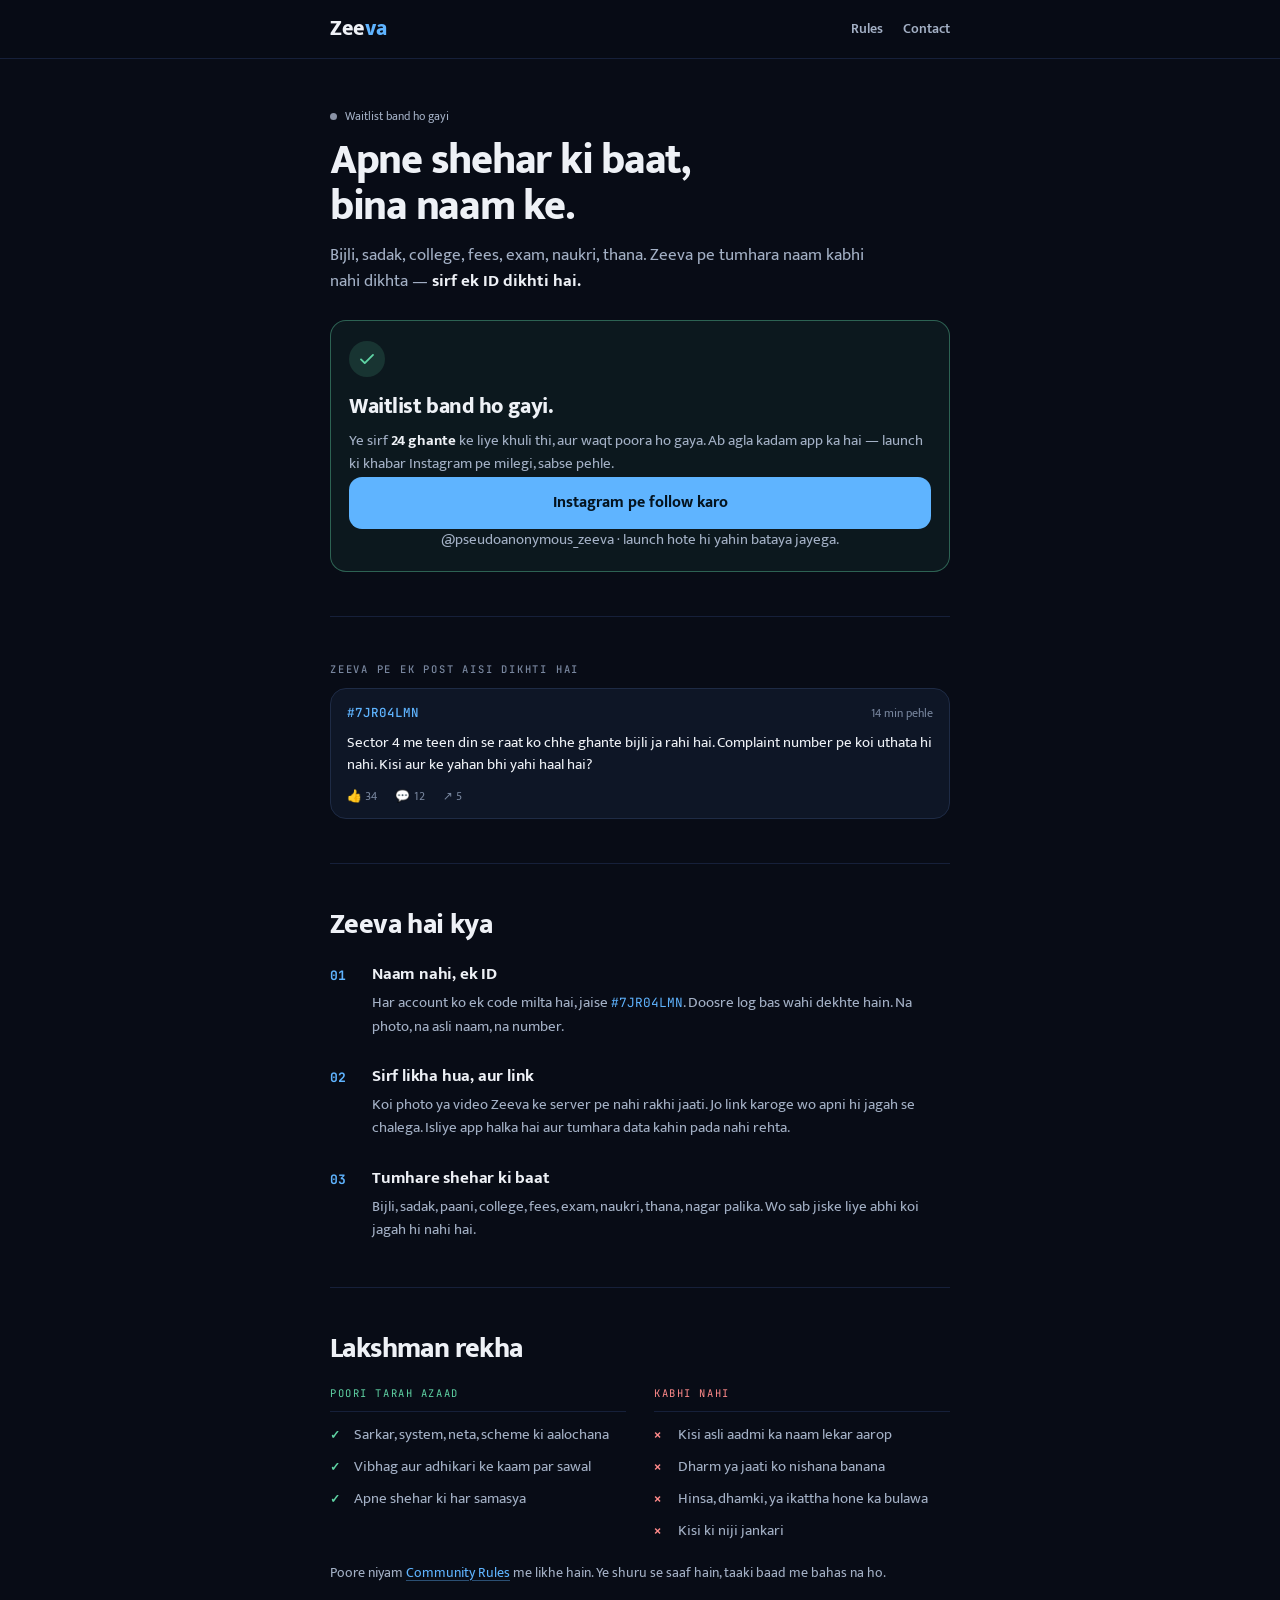
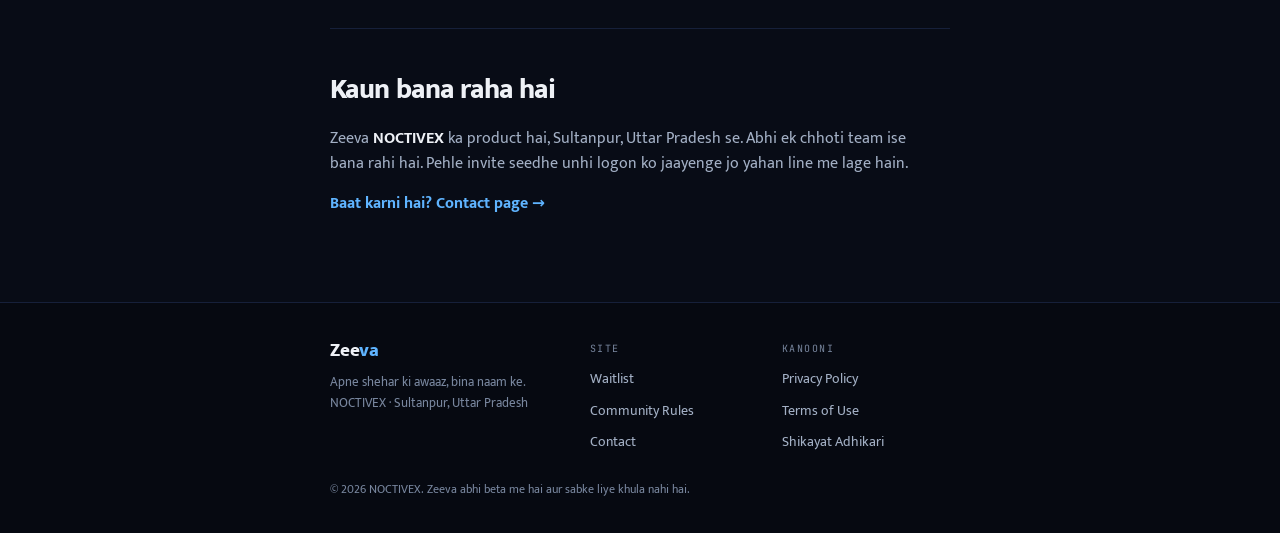
<file: index.html>
<!doctype html>
<html lang="hi">
<head>
<meta charset="utf-8">
<meta name="viewport" content="width=device-width, initial-scale=1, viewport-fit=cover">
<meta name="description" content="Apne shehar ki awaaz, bina naam ke. Zeeva beta ke liye line me lag jao.">
<meta name="theme-color" content="#080c16">
<meta property="og:title" content="Zeeva — apne shehar ki baat, bina naam ke.">
<meta property="og:description" content="Apne shehar ki awaaz, bina naam ke. Zeeva beta ke liye line me lag jao.">
<meta property="og:type" content="website">
<link rel="preconnect" href="https://fonts.googleapis.com">
<link rel="preconnect" href="https://fonts.gstatic.com" crossorigin>
<link rel="stylesheet" href="https://fonts.googleapis.com/css2?family=Mukta:wght@400;500;600;700;800&family=JetBrains+Mono:wght@400;500;700&display=swap">
<link rel="stylesheet" href="styles.css">
<title>Zeeva Waitlist</title>
</head>
<body>
<header class="shell-head">
  <div class="shell-head-in">
    <a class="mark" href="index.html">Zee<span>va</span></a>
    <nav class="mainnav">
      <a href="rules.html">Rules</a>
      <a href="contact.html">Contact</a>
    </nav>
  </div>
</header>
<main class="shell-main">
<div class="hero">
  <p class="live"><span class="live-dot" aria-hidden="true" style="background:#8a93a6;box-shadow:none;animation:none"></span>Waitlist band ho gayi</p>

  <!-- The count is real, read from the sheet at load. It stays hidden until there are
       enough people for it to mean something; until then the headline below carries the page. -->
  <div class="count" id="countBlock" hidden>
    <p class="kicker kicker-blue">Ab tak line me</p>
    <strong class="count-n" id="countN">0</strong>
    <p class="count-sub"><b>log Zeeva ka intezaar kar rahe hain.</b> Tum bhi lag jao.</p>
  </div>

  <h1 class="hero-title">Apne shehar ki baat,<br>bina naam ke.</h1>
  <p class="hero-lede">Bijli, sadak, college, fees, exam, naukri, thana. Zeeva pe tumhara naam kabhi nahi dikhta &mdash;
     <b>sirf ek ID dikhti hai.</b></p>
</div>

<!-- Waitlist 11 Oct 2026 ko band kar di gayi — wo sirf 24 ghante ke liye khuli thi.
     Form hata diya gaya hai; email ab koi nahi bhej sakta. Page isliye zinda hai ki
     jo log ab bhi aate hain wo Instagram tak pahunch jayein, aur visit ginti chalti rahe.
     Dobara kholna ho to niche wale block ki jagah purana form wapas daal dena. -->
<div class="join" id="join">
  <div id="doneView" class="done">
    <span class="done-tick" aria-hidden="true"><svg viewBox="0 0 24 24" width="18" height="18" fill="none" stroke="currentColor" stroke-width="2.5" stroke-linecap="round" stroke-linejoin="round"><path d="M4 12.5l5 5L20 6.5"/></svg></span>
    <h2 id="doneTitle">Waitlist band ho gayi.</h2>
    <p id="doneText">Ye sirf <b>24 ghante</b> ke liye khuli thi, aur waqt poora ho gaya.
       Ab agla kadam app ka hai &mdash; launch ki khabar Instagram pe milegi, sabse pehle.</p>
    <!-- Button hi rakha hai (link nahi) taaki styles.css ka #joinBtn wala design jaisa ka taisa lage. -->
    <button type="button" id="joinBtn"
            onclick="window.open('https://www.instagram.com/pseudoanonymous_zeeva/', '_blank', 'noopener')">Instagram pe follow karo</button>
    <p class="join-fine">@pseudoanonymous_zeeva &middot; launch hote hi yahin bataya jayega.</p>
  </div>
</div>

<section class="band" id="recentBand" hidden>
  <p class="kicker">Abhi-abhi jude</p>
  <div class="recent" id="recentList"></div>
</section>

<section class="band">
  <p class="kicker">Zeeva pe ek post aisi dikhti hai</p>
  <article class="post">
    <div class="post-head"><span class="pid">#7JR04LMN</span><span class="post-when">14 min pehle</span></div>
    <p>Sector 4 me teen din se raat ko chhe ghante bijli ja rahi hai. Complaint number pe koi uthata hi nahi.
       Kisi aur ke yahan bhi yahi haal hai?</p>
    <div class="post-react"><span>&#128077; 34</span><span>&#128172; 12</span><span>&#8599; 5</span></div>
  </article>
</section>

<section class="band">
  <h2 class="sec-title">Zeeva hai kya</h2>
  <div class="rows">
    <div class="row">
      <span class="row-num">01</span>
      <div class="row-body">
        <h3>Naam nahi, ek ID</h3>
        <p>Har account ko ek code milta hai, jaise <code>#7JR04LMN</code>. Doosre log bas wahi dekhte hain. Na photo, na asli naam, na number.</p>
      </div>
    </div>
    <div class="row">
      <span class="row-num">02</span>
      <div class="row-body">
        <h3>Sirf likha hua, aur link</h3>
        <p>Koi photo ya video Zeeva ke server pe nahi rakhi jaati. Jo link karoge wo apni hi jagah se chalega. Isliye app halka hai aur tumhara data kahin pada nahi rehta.</p>
      </div>
    </div>
    <div class="row">
      <span class="row-num">03</span>
      <div class="row-body">
        <h3>Tumhare shehar ki baat</h3>
        <p>Bijli, sadak, paani, college, fees, exam, naukri, thana, nagar palika. Wo sab jiske liye abhi koi jagah hi nahi hai.</p>
      </div>
    </div>
  </div>
</section>

<section class="band">
  <h2 class="sec-title">Lakshman rekha</h2>
  <div class="split">
    <div class="split-col">
      <p class="split-head split-head-good">Poori tarah azaad</p>
      <ul class="tick-list">
        <li>Sarkar, system, neta, scheme ki aalochana</li>
        <li>Vibhag aur adhikari ke kaam par sawal</li>
        <li>Apne shehar ki har samasya</li>
      </ul>
    </div>
    <div class="split-col">
      <p class="split-head split-head-bad">Kabhi nahi</p>
      <ul class="cross-list">
        <li>Kisi asli aadmi ka naam lekar aarop</li>
        <li>Dharm ya jaati ko nishana banana</li>
        <li>Hinsa, dhamki, ya ikattha hone ka bulawa</li>
        <li>Kisi ki niji jankari</li>
      </ul>
    </div>
  </div>
  <p class="band-note">Poore niyam <a href="rules.html">Community Rules</a> me likhe hain. Ye shuru se saaf hain, taaki baad me bahas na ho.</p>
</section>

<section class="band">
  <h2 class="sec-title">Kaun bana raha hai</h2>
  <p class="prose">Zeeva <b>NOCTIVEX</b> ka product hai, Sultanpur, Uttar Pradesh se. Abhi ek chhoti team ise bana rahi hai.
     Pehle invite seedhe unhi logon ko jaayenge jo yahan line me lage hain.</p>
  <p class="prose"><a class="link-arrow" href="contact.html">Baat karni hai? Contact page</a></p>
</section>
</main>
<footer class="shell-foot">
  <div class="foot-in">
    <div class="foot-brand">
      <div class="mark mark-sm">Zee<span>va</span></div>
      <p>Apne shehar ki awaaz, bina naam ke.<br>NOCTIVEX · Sultanpur, Uttar Pradesh</p>
    </div>
    <nav class="foot-nav">
      <span class="foot-label">Site</span>
      <a href="index.html">Waitlist</a>
      <a href="rules.html">Community Rules</a>
      <a href="contact.html">Contact</a>
    </nav>
    <nav class="foot-nav">
      <span class="foot-label">Kanooni</span>
      <a href="privacy.html">Privacy Policy</a>
      <a href="terms.html">Terms of Use</a>
      <a href="contact.html#grievance">Shikayat Adhikari</a>
    </nav>
  </div>
  <p class="foot-base">© 2026 NOCTIVEX. Zeeva abhi beta me hai aur sabke liye khula nahi hai.</p>
</footer>
<script>
/* ───────────────────────────────────────────────────────────────
   DEPLOY SE PEHLE SIRF YE TEEN LINE BADALNI HAIN
   ─────────────────────────────────────────────────────────────── */
var FORM_URL = "https://script.google.com/macros/s/AKfycbwdSAIzlb4fC4mGwNX38xg0l-9HwPNO9xpGgg4PNM4Db-d7NNtj9ZOTdimFLYjKhPs4/exec";       /* Google Apps Script ka web-app address (.../exec) — sirf yahi bharna hai */
var SHOW_COUNT_AT = 50;  /* itne log hone par hi ginti dikhegi */

(function () {
  "use strict";

  /* Har baar nayi sample ID, taaki andaza ho ki kaisi dikhegi. */
  var chars = "ABCDEFGHJKLMNPQRSTUVWXYZ23456789", code = "";
  for (var c = 0; c < 8; c++) code += chars[Math.floor(Math.random() * chars.length)];
  var sample = document.getElementById("sampleId");
  if (sample) sample.textContent = "#" + code;

  /* ── asli ginti, sheet se ──────────────────────────────────────
     Jab tak SHOW_COUNT_AT log nahi hote, ginti dikhti hi nahi — "7 log line me hain"
     bharosa todta hai, banata nahi. Fetch fail ho to bhi page poora dikhta hai. */
  var countBlock = document.getElementById("countBlock"),
      countN = document.getElementById("countN"),
      recentBand = document.getElementById("recentBand"),
      recentList = document.getElementById("recentList");

  function ago(ms) {
    var m = Math.floor((Date.now() - ms) / 60000);
    if (m < 1) return "abhi";
    if (m < 60) return m + " min pehle";
    var h = Math.floor(m / 60);
    if (h < 24) return h + (h === 1 ? " ghanta pehle" : " ghante pehle");
    var d = Math.floor(h / 24);
    return d + (d === 1 ? " din pehle" : " din pehle");
  }

  function paint(data) {
    var n = Number(data && data.count) || 0;
    if (n >= SHOW_COUNT_AT) {
      countN.textContent = n.toLocaleString("en-IN");
      countBlock.hidden = false;
    }
    var recent = (data && data.recent) || [];
    if (n >= SHOW_COUNT_AT && recent.length) {
      recentList.textContent = "";
      recent.slice(0, 3).forEach(function (t) {
        var row = document.createElement("div");
        row.className = "recent-row";
        var who = document.createElement("span");
        who.textContent = "Koi juda";
        var when = document.createElement("time");
        when.textContent = ago(Number(t));
        row.appendChild(who);
        row.appendChild(when);
        recentList.appendChild(row);
      });
      recentBand.hidden = false;
    }
  }

  /* Is browser ki ek pehchaan — sirf isliye ki ek hi banda baar-baar aaye to do na gine jayein.
     Ye koi naam ya email nahi, bas ek bebuniyad code hai jo isi browser me padа rehta hai. */
  /* Kahan se aaya — har jagah ka link thoda alag hota hai (?s=story, ?s=reel, ?s=bio...), aur wahi
     yahan padha jata hai. Agar link pe kuch nahi laga to jis site se aaya uska naam le liya jata hai;
     Instagram apne andar wale browser se wo bhi nahi bhejta, tab "-" rehta hai. */
  function visitSrc() {
    try {
      var q = new URLSearchParams(location.search).get("s");
      if (q) return q.slice(0, 20);
    } catch (e) {}
    try {
      if (document.referrer) {
        var h = new URL(document.referrer).hostname.replace(/^www\./, "");
        if (h && h !== location.hostname) return h.slice(0, 20);
      }
    } catch (e) {}
    return "-";
  }

  function visitorId() {
    try {
      var v = localStorage.getItem("zeeva-vid");
      if (!v) {
        v = Math.random().toString(36).slice(2, 10) + Math.random().toString(36).slice(2, 6);
        localStorage.setItem("zeeva-vid", v);
      }
      return v;
    } catch (e) { return "anon"; }   /* private window — phir bhi visit gina jayega */
  }

  if (FORM_URL) {
    fetch(FORM_URL + (FORM_URL.indexOf("?") > -1 ? "&" : "?") + "v=" + encodeURIComponent(visitorId())
          + "&s=" + encodeURIComponent(visitSrc()))
      .then(function (r) { return r.json(); })
      .then(paint)
      .catch(function () { /* ginti nahi mili — page waise hi theek hai */ });
  }

  /* App band tha jab kisi ne email diya: wo email browser me ruka rehta hai aur ab bheja jata hai. */
  function pending(set) {
    try {
      if (set === undefined) return localStorage.getItem("zeeva-pending") || "";
      if (set) localStorage.setItem("zeeva-pending", set); else localStorage.removeItem("zeeva-pending");
    } catch (e) { /* private window — safety net band, baaki sab chalta hai */ }
    return "";
  }

  function send(email, src) {
    /* no-cors: Apps Script ka jawab padha nahi ja sakta, par bhej diya jata hai.
       s = kahan se aaya — wahi jo visit ke saath bheja jata hai, taki har email ke
       saamne uska channel likha ja sake (story, reel, r-himanshu, facebook...). */
    return fetch(FORM_URL, {
      method: "POST",
      mode: "no-cors",
      body: new URLSearchParams({ email: email, at: new Date().toISOString(), s: src || "-" })
    });
  }

  /* Ruka hua email aise rakha jata hai: "source|email". Purane page ne sirf email
     rakha hoga — usme '|' nahi hoga, to source "-" maan liya jata hai. */
  var waiting = pending();
  if (FORM_URL && waiting) {
    var cut = waiting.indexOf("|");
    var wSrc = cut > -1 ? waiting.slice(0, cut) : "-";
    var wMail = cut > -1 ? waiting.slice(cut + 1) : waiting;
    send(wMail, wSrc).then(function () { pending(null); }).catch(function () { /* agli baar phir koshish */ });
  }

  /* ── form ─────────────────────────────────────────────────────── */
  var form = document.getElementById("waitForm");
  if (!form) return;
  var input = document.getElementById("emailInput"),
      btn = document.getElementById("joinBtn"),
      err = document.getElementById("errMsg"),
      formView = document.getElementById("formView"),
      doneView = document.getElementById("doneView"),
      doneTitle = document.getElementById("doneTitle"),
      doneText = document.getElementById("doneText");

  form.addEventListener("submit", function (e) {
    e.preventDefault();
    err.hidden = true;
    var email = input.value.trim();
    if (!/^[^\s@]+@[^\s@]+\.[^\s@]{2,}$/.test(email)) {
      err.textContent = "Email thoda check kar lo, kuch galat lag raha hai.";
      err.hidden = false;
      input.focus();
      return;
    }
    if (!FORM_URL) {
      formView.hidden = true;
      doneView.hidden = false;
      doneTitle.textContent = "Preview mode";
      doneText.textContent = "Ye abhi sirf design hai, koi email save nahi hua. Deploy karte waqt FORM_URL bhar do.";
      return;
    }
    btn.disabled = true;
    btn.textContent = "Bhej rahe hain...";
    var src = visitSrc();
    send(email, src).then(function () {
      pending(null);
      formView.hidden = true;
      doneView.hidden = false;
    }).catch(function () {
      /* Net nahi hai: email browser me rakh lete hain aur agli baar khud bhej denge. */
      pending(src + "|" + email);
      btn.disabled = false;
      btn.textContent = "Mujhe bhi line me lagao";
      err.textContent = "Abhi bhej nahi paye. Tumhara email is phone me rakh liya hai — ye page dobara khologe to apne aap chala jayega.";
      err.hidden = false;
    });
  });
})();
</script>
</body>
</html>
</file>
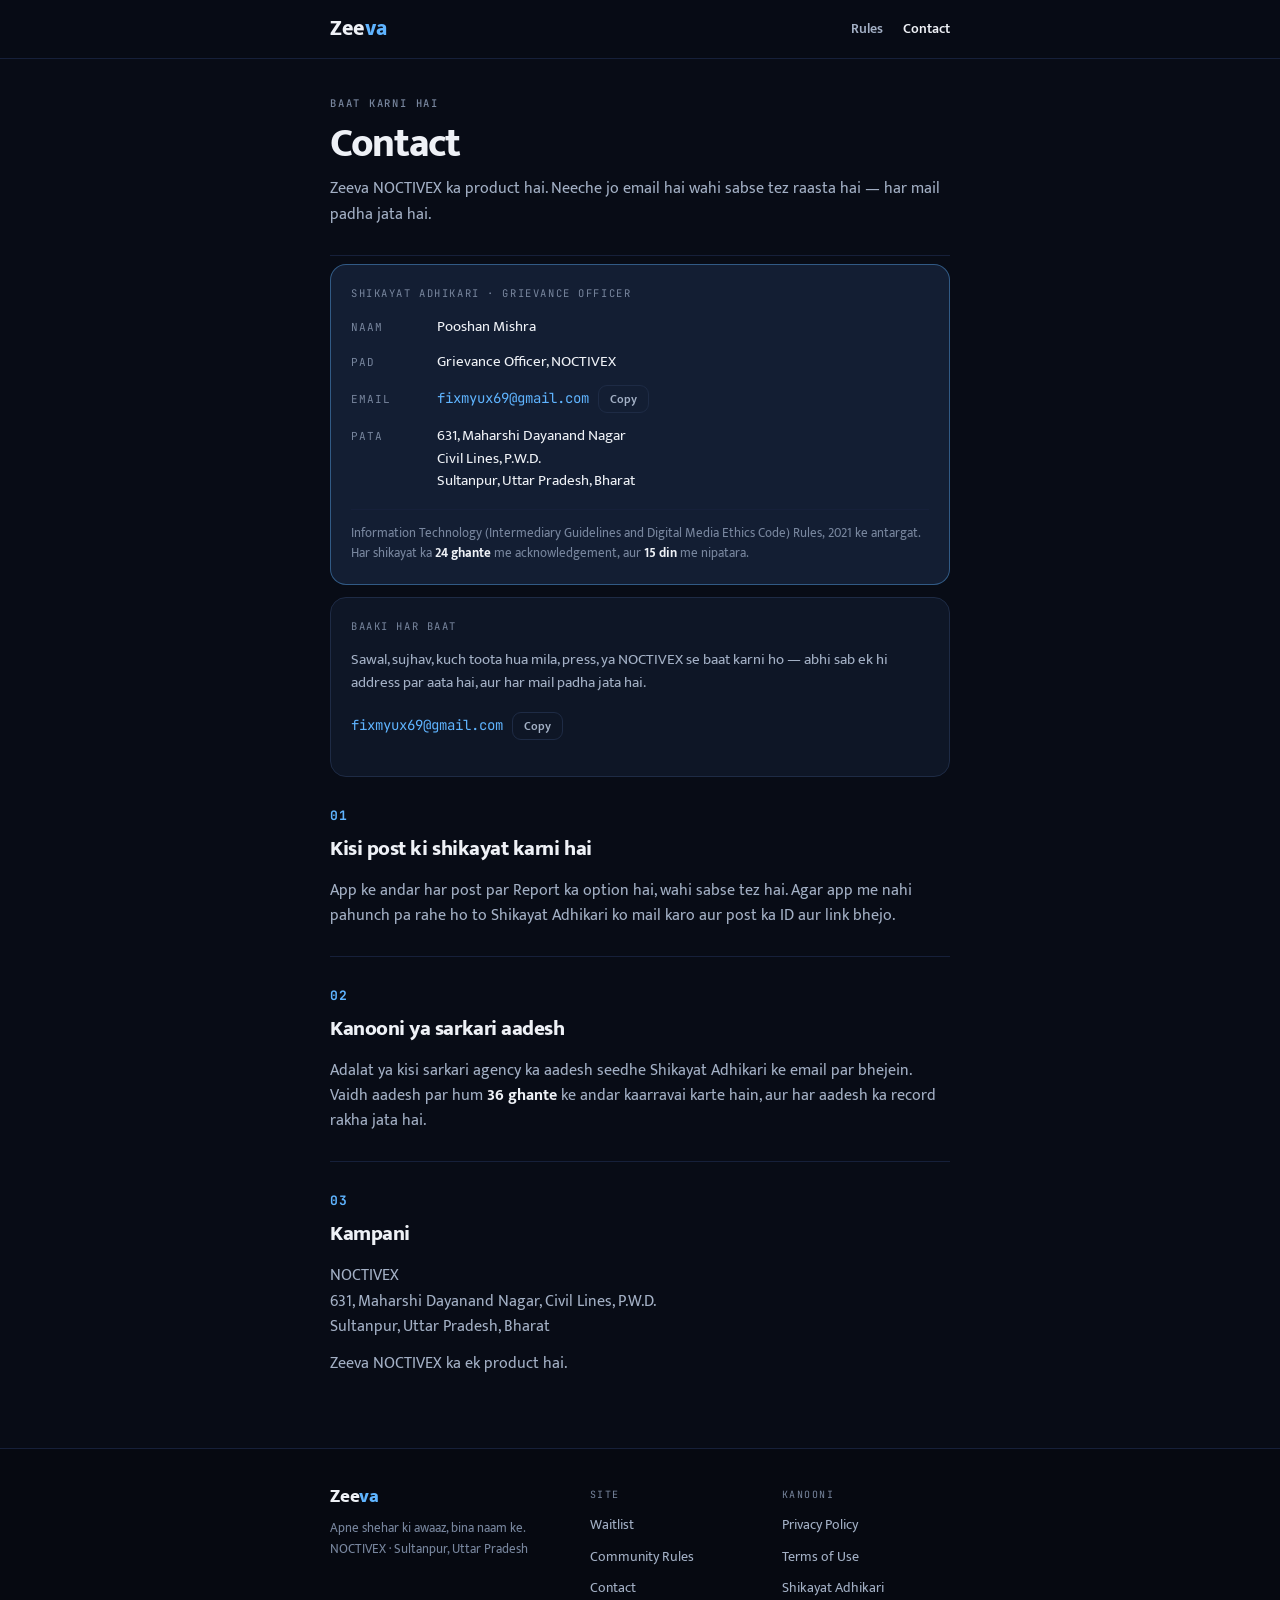
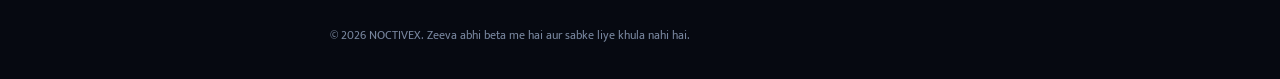
<file: contact.html>
<!doctype html>
<html lang="hi">
<head>
<meta charset="utf-8">
<meta name="viewport" content="width=device-width, initial-scale=1, viewport-fit=cover">
<meta name="description" content="Zeeva aur NOCTIVEX se sampark, aur Shikayat Adhikari ki jankari.">
<meta name="theme-color" content="#080c16">
<meta property="og:title" content="Contact">
<meta property="og:description" content="Zeeva aur NOCTIVEX se sampark, aur Shikayat Adhikari ki jankari.">
<meta property="og:type" content="website">
<link rel="preconnect" href="https://fonts.googleapis.com">
<link rel="preconnect" href="https://fonts.gstatic.com" crossorigin>
<link rel="stylesheet" href="https://fonts.googleapis.com/css2?family=Mukta:wght@400;500;600;700;800&family=JetBrains+Mono:wght@400;500;700&display=swap">
<link rel="stylesheet" href="styles.css">
<title>Contact</title>
</head>
<body>
<header class="shell-head">
  <div class="shell-head-in">
    <a class="mark" href="index.html">Zee<span>va</span></a>
    <nav class="mainnav">
      <a href="rules.html">Rules</a>
      <a href="contact.html" class="on">Contact</a>
    </nav>
  </div>
</header>
<main class="shell-main">
<div class="doc">
  <p class="kicker">Baat karni hai</p>
  <h1 class="doc-title">Contact</h1>
  <p class="doc-intro">Zeeva NOCTIVEX ka product hai. Neeche jo email hai wahi sabse tez raasta hai &mdash; har mail padha jata hai.</p>

  <div class="card card-accent" id="grievance">
    <p class="card-label">Shikayat Adhikari &middot; Grievance Officer</p>
    <dl class="pairs">
      <div><dt>Naam</dt><dd>Pooshan Mishra</dd></div>
      <div><dt>Pad</dt><dd>Grievance Officer, NOCTIVEX</dd></div>
      <div><dt>Email</dt><dd><span class="mono copyable" data-copy>fixmyux69@gmail.com</span></dd></div>
      <div><dt>Pata</dt><dd>631, Maharshi Dayanand Nagar<br>Civil Lines, P.W.D.<br>Sultanpur, Uttar Pradesh, Bharat</dd></div>
    </dl>
    <p class="card-note">Information Technology (Intermediary Guidelines and Digital Media Ethics Code) Rules, 2021 ke
      antargat. Har shikayat ka <b>24 ghante</b> me acknowledgement, aur <b>15 din</b> me nipatara.</p>
  </div>

  <div class="card" style="margin-top:12px;">
    <p class="card-label">Baaki har baat</p>
    <p class="card-text">Sawal, sujhav, kuch toota hua mila, press, ya NOCTIVEX se baat karni ho &mdash; abhi sab ek hi
      address par aata hai, aur har mail padha jata hai.</p>
    <p><span class="mono copyable" data-copy>fixmyux69@gmail.com</span></p>
  </div>

  <section class="doc-sec">
    <span class="doc-num">01</span>
    <h2>Kisi post ki shikayat karni hai</h2>
    <p>App ke andar har post par Report ka option hai, wahi sabse tez hai. Agar app me nahi pahunch pa rahe ho to
      Shikayat Adhikari ko mail karo aur post ka ID aur link bhejo.</p>
  </section>

  <section class="doc-sec">
    <span class="doc-num">02</span>
    <h2>Kanooni ya sarkari aadesh</h2>
    <p>Adalat ya kisi sarkari agency ka aadesh seedhe Shikayat Adhikari ke email par bhejein. Vaidh aadesh par hum
      <b>36 ghante</b> ke andar kaarravai karte hain, aur har aadesh ka record rakha jata hai.</p>
  </section>

  <section class="doc-sec">
    <span class="doc-num">03</span>
    <h2>Kampani</h2>
    <p>NOCTIVEX<br>631, Maharshi Dayanand Nagar, Civil Lines, P.W.D.<br>Sultanpur, Uttar Pradesh, Bharat</p>
    <p>Zeeva NOCTIVEX ka ek product hai.</p>
  </section>
</div>
</main>
<footer class="shell-foot">
  <div class="foot-in">
    <div class="foot-brand">
      <div class="mark mark-sm">Zee<span>va</span></div>
      <p>Apne shehar ki awaaz, bina naam ke.<br>NOCTIVEX · Sultanpur, Uttar Pradesh</p>
    </div>
    <nav class="foot-nav">
      <span class="foot-label">Site</span>
      <a href="index.html">Waitlist</a>
      <a href="rules.html">Community Rules</a>
      <a href="contact.html">Contact</a>
    </nav>
    <nav class="foot-nav">
      <span class="foot-label">Kanooni</span>
      <a href="privacy.html">Privacy Policy</a>
      <a href="terms.html">Terms of Use</a>
      <a href="contact.html#grievance">Shikayat Adhikari</a>
    </nav>
  </div>
  <p class="foot-base">© 2026 NOCTIVEX. Zeeva abhi beta me hai aur sabke liye khula nahi hai.</p>
</footer>
<script>
(function () {
  "use strict";
  document.querySelectorAll("[data-copy]").forEach(function (el) {
    var btn = document.createElement("button");
    btn.type = "button";
    btn.className = "copy-btn";
    btn.textContent = "Copy";
    el.insertAdjacentElement("afterend", btn);
    btn.addEventListener("click", function () {
      var reset = function (t) { btn.textContent = t; setTimeout(function () { btn.textContent = "Copy"; }, 2000); };
      var select = function () {
        var r = document.createRange();
        r.selectNodeContents(el);
        var s = window.getSelection();
        s.removeAllRanges();
        s.addRange(r);
        reset("Select karke copy karo");
      };
      if (navigator.clipboard && navigator.clipboard.writeText) {
        navigator.clipboard.writeText(el.textContent.trim()).then(function () { reset("Copy ho gaya"); }, select);
      } else { select(); }
    });
  });
})();
</script>
</body>
</html>
</file>
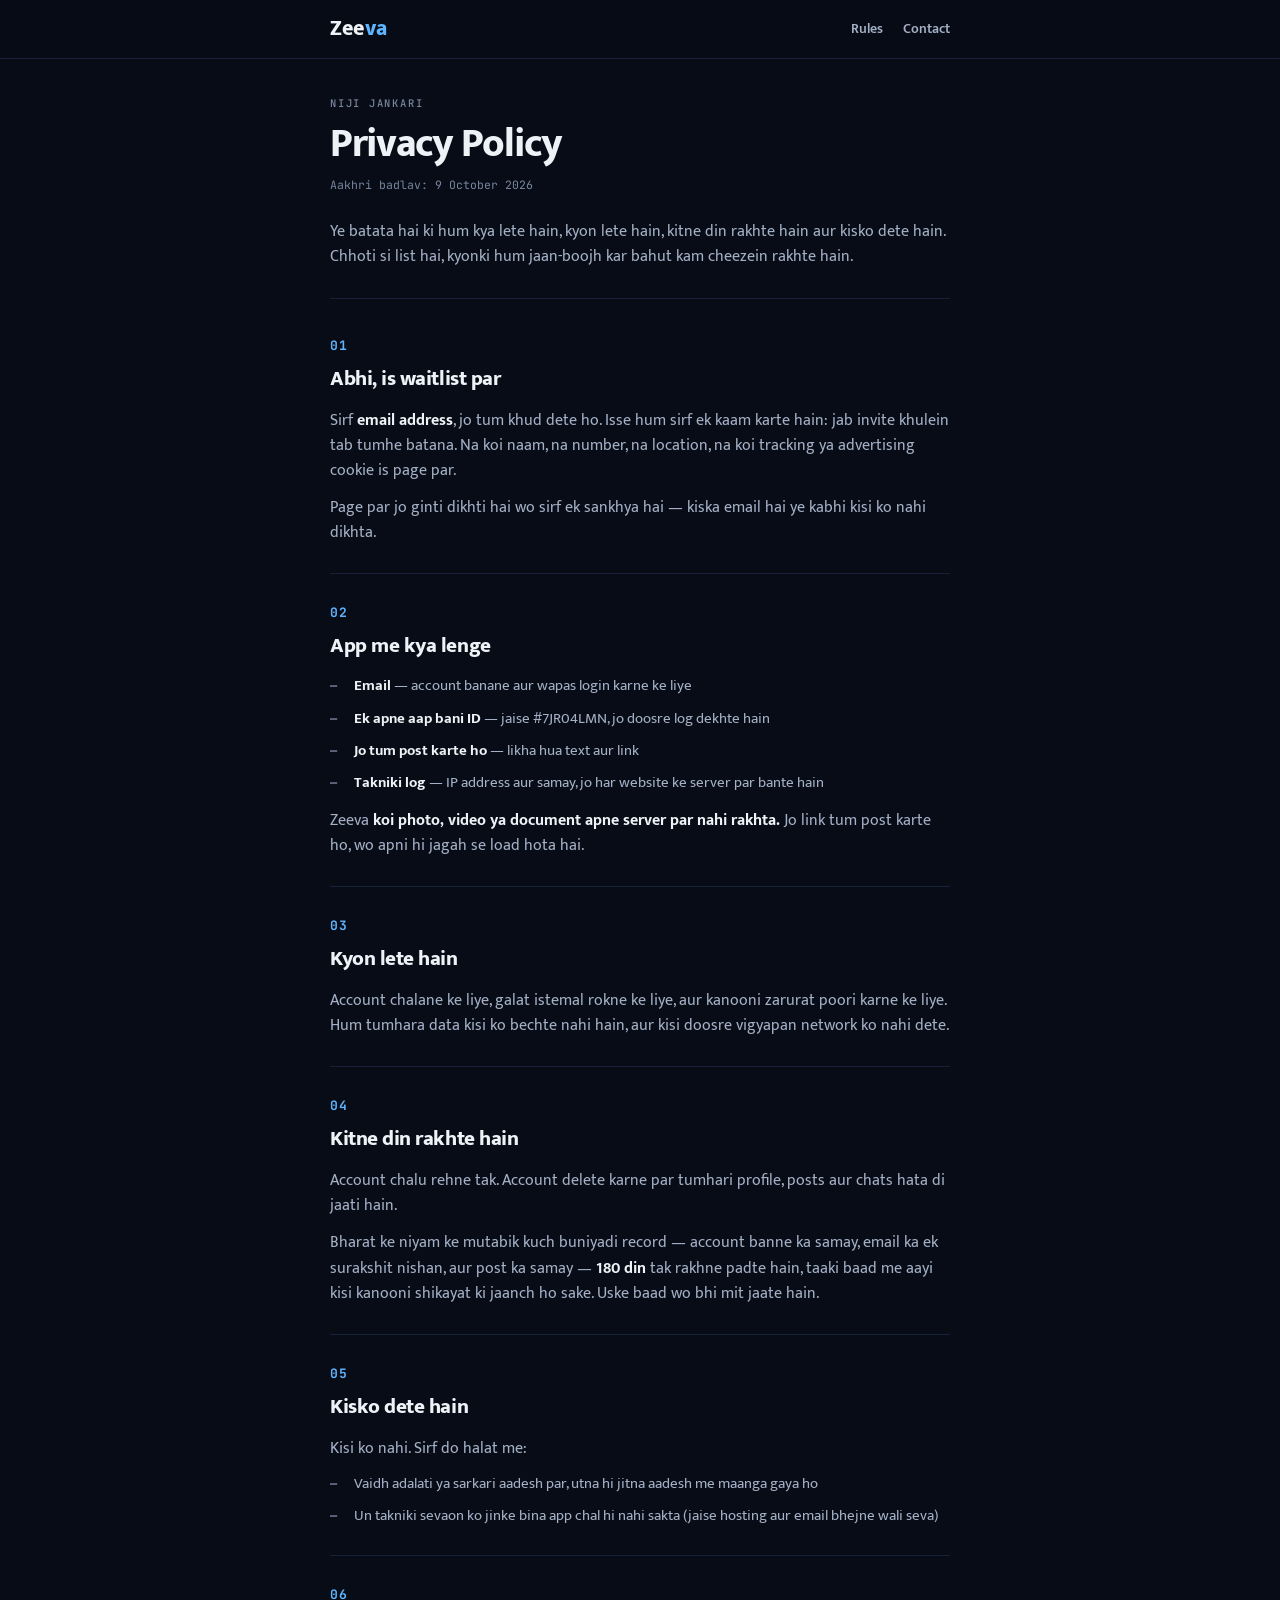
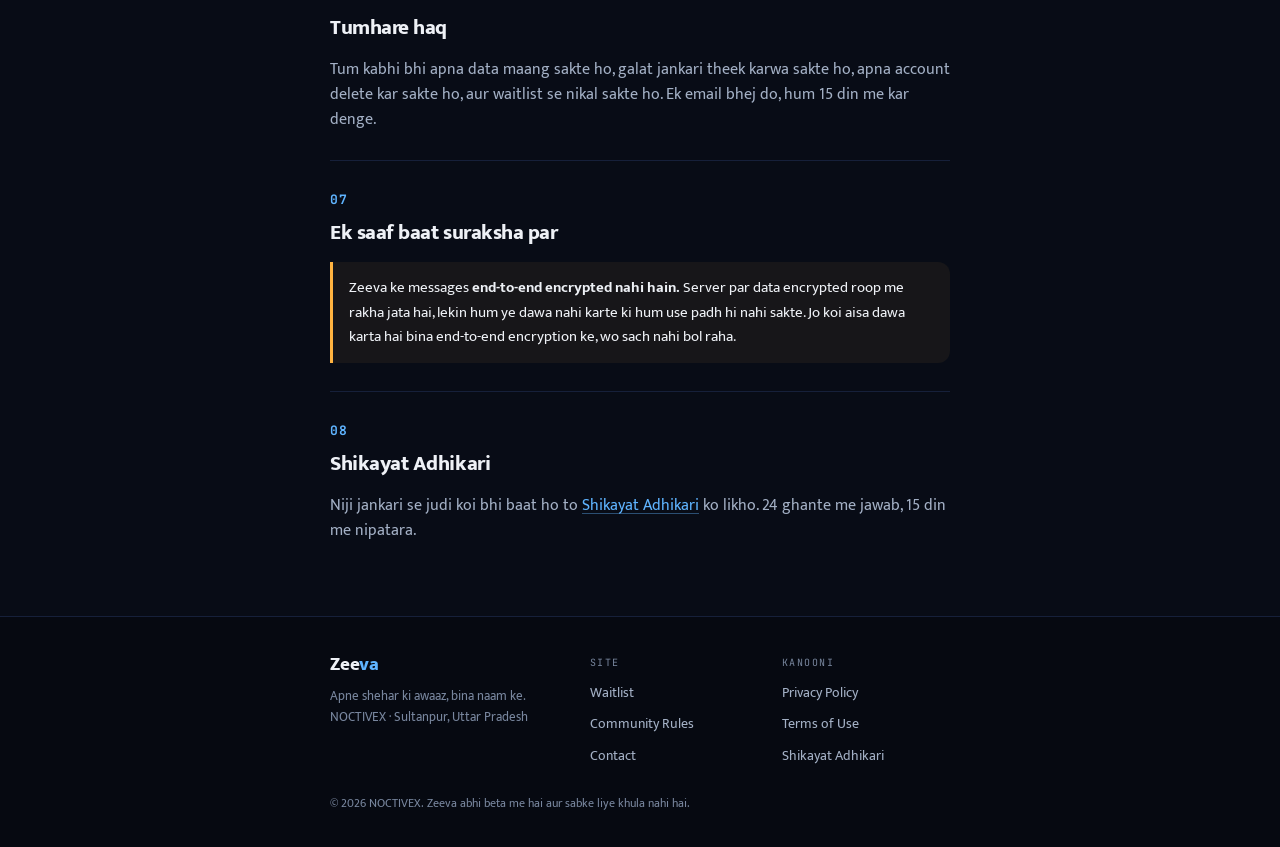
<file: privacy.html>
<!doctype html>
<html lang="hi">
<head>
<meta charset="utf-8">
<meta name="viewport" content="width=device-width, initial-scale=1, viewport-fit=cover">
<meta name="description" content="Zeeva kya jankari leta hai, kyon, kitne din rakhta hai aur kisko deta hai.">
<meta name="theme-color" content="#080c16">
<meta property="og:title" content="Privacy Policy">
<meta property="og:description" content="Zeeva kya jankari leta hai, kyon, kitne din rakhta hai aur kisko deta hai.">
<meta property="og:type" content="website">
<link rel="preconnect" href="https://fonts.googleapis.com">
<link rel="preconnect" href="https://fonts.gstatic.com" crossorigin>
<link rel="stylesheet" href="https://fonts.googleapis.com/css2?family=Mukta:wght@400;500;600;700;800&family=JetBrains+Mono:wght@400;500;700&display=swap">
<link rel="stylesheet" href="styles.css">
<title>Privacy Policy</title>
</head>
<body>
<header class="shell-head">
  <div class="shell-head-in">
    <a class="mark" href="index.html">Zee<span>va</span></a>
    <nav class="mainnav">
      <a href="rules.html">Rules</a>
      <a href="contact.html">Contact</a>
    </nav>
  </div>
</header>
<main class="shell-main">
<div class="doc">
  <p class="kicker">Niji jankari</p>
  <h1 class="doc-title">Privacy Policy</h1>
  <p class="doc-date">Aakhri badlav: 9 October 2026</p>
  <p class="doc-intro">Ye batata hai ki hum kya lete hain, kyon lete hain, kitne din rakhte hain aur kisko dete hain. Chhoti si list hai, kyonki hum jaan-boojh kar bahut kam cheezein rakhte hain.</p>
  <section class="doc-sec">
    <span class="doc-num">01</span>
    <h2>Abhi, is waitlist par</h2>
    <p>Sirf <b>email address</b>, jo tum khud dete ho. Isse hum sirf ek kaam karte hain: jab invite khulein tab tumhe batana. Na koi naam, na number, na location, na koi tracking ya advertising cookie is page par.</p><p>Page par jo ginti dikhti hai wo sirf ek sankhya hai &mdash; kiska email hai ye kabhi kisi ko nahi dikhta.</p>
  </section>
  <section class="doc-sec">
    <span class="doc-num">02</span>
    <h2>App me kya lenge</h2>
    <ul class="dot-list"><li><b>Email</b> &mdash; account banane aur wapas login karne ke liye</li><li><b>Ek apne aap bani ID</b> &mdash; jaise #7JR04LMN, jo doosre log dekhte hain</li><li><b>Jo tum post karte ho</b> &mdash; likha hua text aur link</li><li><b>Takniki log</b> &mdash; IP address aur samay, jo har website ke server par bante hain</li></ul><p>Zeeva <b>koi photo, video ya document apne server par nahi rakhta.</b> Jo link tum post karte ho, wo apni hi jagah se load hota hai.</p>
  </section>
  <section class="doc-sec">
    <span class="doc-num">03</span>
    <h2>Kyon lete hain</h2>
    <p>Account chalane ke liye, galat istemal rokne ke liye, aur kanooni zarurat poori karne ke liye. Hum tumhara data kisi ko bechte nahi hain, aur kisi doosre vigyapan network ko nahi dete.</p>
  </section>
  <section class="doc-sec">
    <span class="doc-num">04</span>
    <h2>Kitne din rakhte hain</h2>
    <p>Account chalu rehne tak. Account delete karne par tumhari profile, posts aur chats hata di jaati hain.</p><p>Bharat ke niyam ke mutabik kuch buniyadi record &mdash; account banne ka samay, email ka ek surakshit nishan, aur post ka samay &mdash; <b>180 din</b> tak rakhne padte hain, taaki baad me aayi kisi kanooni shikayat ki jaanch ho sake. Uske baad wo bhi mit jaate hain.</p>
  </section>
  <section class="doc-sec">
    <span class="doc-num">05</span>
    <h2>Kisko dete hain</h2>
    <p>Kisi ko nahi. Sirf do halat me:</p><ul class="dot-list"><li>Vaidh adalati ya sarkari aadesh par, utna hi jitna aadesh me maanga gaya ho</li><li>Un takniki sevaon ko jinke bina app chal hi nahi sakta (jaise hosting aur email bhejne wali seva)</li></ul>
  </section>
  <section class="doc-sec">
    <span class="doc-num">06</span>
    <h2>Tumhare haq</h2>
    <p>Tum kabhi bhi apna data maang sakte ho, galat jankari theek karwa sakte ho, apna account delete kar sakte ho, aur waitlist se nikal sakte ho. Ek email bhej do, hum 15 din me kar denge.</p>
  </section>
  <section class="doc-sec">
    <span class="doc-num">07</span>
    <h2>Ek saaf baat suraksha par</h2>
    <div class="callout callout-warn"><p>Zeeva ke messages <b>end-to-end encrypted nahi hain.</b> Server par data encrypted roop me rakha jata hai, lekin hum ye dawa nahi karte ki hum use padh hi nahi sakte. Jo koi aisa dawa karta hai bina end-to-end encryption ke, wo sach nahi bol raha.</p></div>
  </section>
  <section class="doc-sec">
    <span class="doc-num">08</span>
    <h2>Shikayat Adhikari</h2>
    <p>Niji jankari se judi koi bhi baat ho to <a href="contact.html#grievance">Shikayat Adhikari</a> ko likho. 24 ghante me jawab, 15 din me nipatara.</p>
  </section>
</div>
</main>
<footer class="shell-foot">
  <div class="foot-in">
    <div class="foot-brand">
      <div class="mark mark-sm">Zee<span>va</span></div>
      <p>Apne shehar ki awaaz, bina naam ke.<br>NOCTIVEX · Sultanpur, Uttar Pradesh</p>
    </div>
    <nav class="foot-nav">
      <span class="foot-label">Site</span>
      <a href="index.html">Waitlist</a>
      <a href="rules.html">Community Rules</a>
      <a href="contact.html">Contact</a>
    </nav>
    <nav class="foot-nav">
      <span class="foot-label">Kanooni</span>
      <a href="privacy.html">Privacy Policy</a>
      <a href="terms.html">Terms of Use</a>
      <a href="contact.html#grievance">Shikayat Adhikari</a>
    </nav>
  </div>
  <p class="foot-base">© 2026 NOCTIVEX. Zeeva abhi beta me hai aur sabke liye khula nahi hai.</p>
</footer>

</body>
</html>
</file>
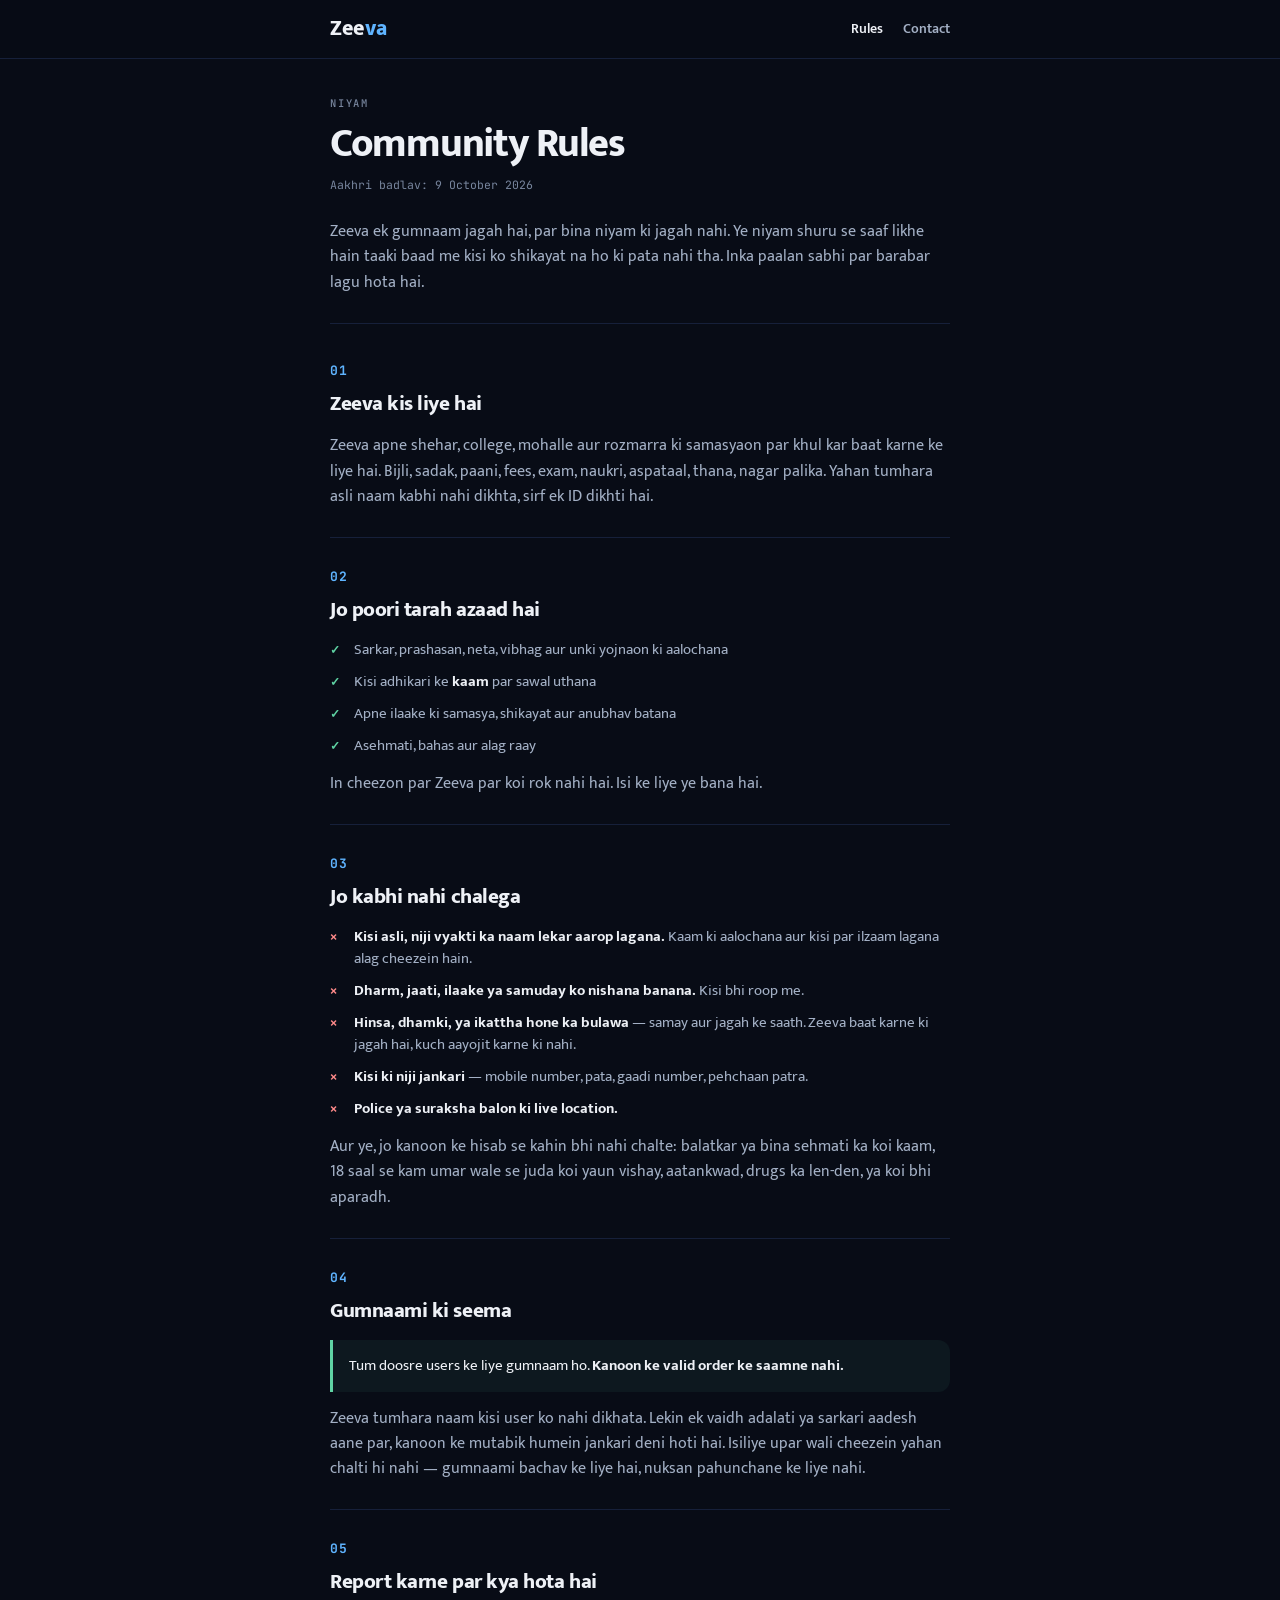
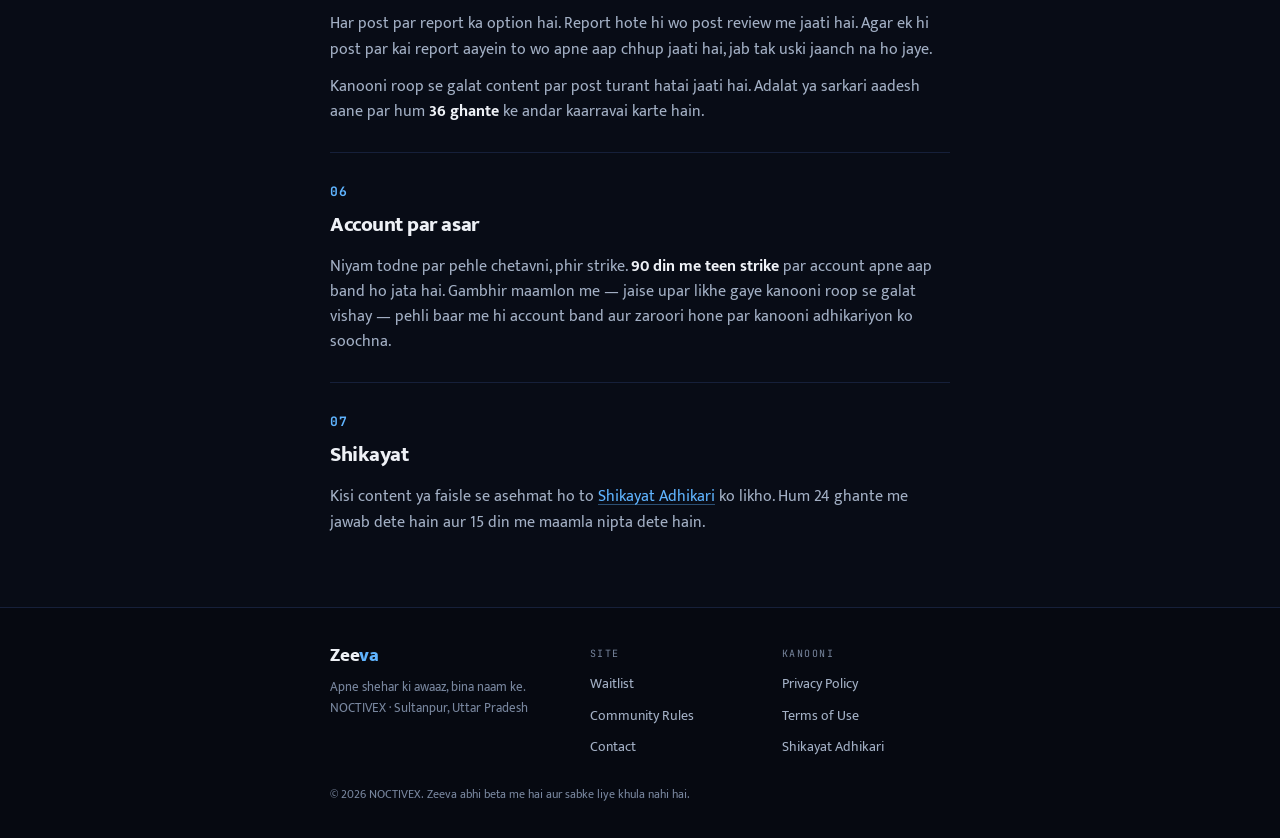
<file: rules.html>
<!doctype html>
<html lang="hi">
<head>
<meta charset="utf-8">
<meta name="viewport" content="width=device-width, initial-scale=1, viewport-fit=cover">
<meta name="description" content="Zeeva ke niyam: kya poori tarah azaad hai, aur kya kabhi nahi chalega.">
<meta name="theme-color" content="#080c16">
<meta property="og:title" content="Community Rules">
<meta property="og:description" content="Zeeva ke niyam: kya poori tarah azaad hai, aur kya kabhi nahi chalega.">
<meta property="og:type" content="website">
<link rel="preconnect" href="https://fonts.googleapis.com">
<link rel="preconnect" href="https://fonts.gstatic.com" crossorigin>
<link rel="stylesheet" href="https://fonts.googleapis.com/css2?family=Mukta:wght@400;500;600;700;800&family=JetBrains+Mono:wght@400;500;700&display=swap">
<link rel="stylesheet" href="styles.css">
<title>Community Rules</title>
</head>
<body>
<header class="shell-head">
  <div class="shell-head-in">
    <a class="mark" href="index.html">Zee<span>va</span></a>
    <nav class="mainnav">
      <a href="rules.html" class="on">Rules</a>
      <a href="contact.html">Contact</a>
    </nav>
  </div>
</header>
<main class="shell-main">
<div class="doc">
  <p class="kicker">Niyam</p>
  <h1 class="doc-title">Community Rules</h1>
  <p class="doc-date">Aakhri badlav: 9 October 2026</p>
  <p class="doc-intro">Zeeva ek gumnaam jagah hai, par bina niyam ki jagah nahi. Ye niyam shuru se saaf likhe hain taaki baad me kisi ko shikayat na ho ki pata nahi tha. Inka paalan sabhi par barabar lagu hota hai.</p>
  <section class="doc-sec">
    <span class="doc-num">01</span>
    <h2>Zeeva kis liye hai</h2>
    <p>Zeeva apne shehar, college, mohalle aur rozmarra ki samasyaon par khul kar baat karne ke liye hai. Bijli, sadak, paani, fees, exam, naukri, aspataal, thana, nagar palika. Yahan tumhara asli naam kabhi nahi dikhta, sirf ek ID dikhti hai.</p>
  </section>
  <section class="doc-sec">
    <span class="doc-num">02</span>
    <h2>Jo poori tarah azaad hai</h2>
    <ul class="tick-list"><li>Sarkar, prashasan, neta, vibhag aur unki yojnaon ki aalochana</li><li>Kisi adhikari ke <b>kaam</b> par sawal uthana</li><li>Apne ilaake ki samasya, shikayat aur anubhav batana</li><li>Asehmati, bahas aur alag raay</li></ul><p>In cheezon par Zeeva par koi rok nahi hai. Isi ke liye ye bana hai.</p>
  </section>
  <section class="doc-sec">
    <span class="doc-num">03</span>
    <h2>Jo kabhi nahi chalega</h2>
    <ul class="cross-list"><li><b>Kisi asli, niji vyakti ka naam lekar aarop lagana.</b> Kaam ki aalochana aur kisi par ilzaam lagana alag cheezein hain.</li><li><b>Dharm, jaati, ilaake ya samuday ko nishana banana.</b> Kisi bhi roop me.</li><li><b>Hinsa, dhamki, ya ikattha hone ka bulawa</b> &mdash; samay aur jagah ke saath. Zeeva baat karne ki jagah hai, kuch aayojit karne ki nahi.</li><li><b>Kisi ki niji jankari</b> &mdash; mobile number, pata, gaadi number, pehchaan patra.</li><li><b>Police ya suraksha balon ki live location.</b></li></ul><p>Aur ye, jo kanoon ke hisab se kahin bhi nahi chalte: balatkar ya bina sehmati ka koi kaam, 18 saal se kam umar wale se juda koi yaun vishay, aatankwad, drugs ka len-den, ya koi bhi aparadh.</p>
  </section>
  <section class="doc-sec">
    <span class="doc-num">04</span>
    <h2>Gumnaami ki seema</h2>
    <div class="callout"><p>Tum doosre users ke liye gumnaam ho. <b>Kanoon ke valid order ke saamne nahi.</b></p></div><p>Zeeva tumhara naam kisi user ko nahi dikhata. Lekin ek vaidh adalati ya sarkari aadesh aane par, kanoon ke mutabik humein jankari deni hoti hai. Isiliye upar wali cheezein yahan chalti hi nahi &mdash; gumnaami bachav ke liye hai, nuksan pahunchane ke liye nahi.</p>
  </section>
  <section class="doc-sec">
    <span class="doc-num">05</span>
    <h2>Report karne par kya hota hai</h2>
    <p>Har post par report ka option hai. Report hote hi wo post review me jaati hai. Agar ek hi post par kai report aayein to wo apne aap chhup jaati hai, jab tak uski jaanch na ho jaye.</p><p>Kanooni roop se galat content par post turant hatai jaati hai. Adalat ya sarkari aadesh aane par hum <b>36 ghante</b> ke andar kaarravai karte hain.</p>
  </section>
  <section class="doc-sec">
    <span class="doc-num">06</span>
    <h2>Account par asar</h2>
    <p>Niyam todne par pehle chetavni, phir strike. <b>90 din me teen strike</b> par account apne aap band ho jata hai. Gambhir maamlon me &mdash; jaise upar likhe gaye kanooni roop se galat vishay &mdash; pehli baar me hi account band aur zaroori hone par kanooni adhikariyon ko soochna.</p>
  </section>
  <section class="doc-sec">
    <span class="doc-num">07</span>
    <h2>Shikayat</h2>
    <p>Kisi content ya faisle se asehmat ho to <a href="contact.html#grievance">Shikayat Adhikari</a> ko likho. Hum 24 ghante me jawab dete hain aur 15 din me maamla nipta dete hain.</p>
  </section>
</div>
</main>
<footer class="shell-foot">
  <div class="foot-in">
    <div class="foot-brand">
      <div class="mark mark-sm">Zee<span>va</span></div>
      <p>Apne shehar ki awaaz, bina naam ke.<br>NOCTIVEX · Sultanpur, Uttar Pradesh</p>
    </div>
    <nav class="foot-nav">
      <span class="foot-label">Site</span>
      <a href="index.html">Waitlist</a>
      <a href="rules.html">Community Rules</a>
      <a href="contact.html">Contact</a>
    </nav>
    <nav class="foot-nav">
      <span class="foot-label">Kanooni</span>
      <a href="privacy.html">Privacy Policy</a>
      <a href="terms.html">Terms of Use</a>
      <a href="contact.html#grievance">Shikayat Adhikari</a>
    </nav>
  </div>
  <p class="foot-base">© 2026 NOCTIVEX. Zeeva abhi beta me hai aur sabke liye khula nahi hai.</p>
</footer>

</body>
</html>
</file>
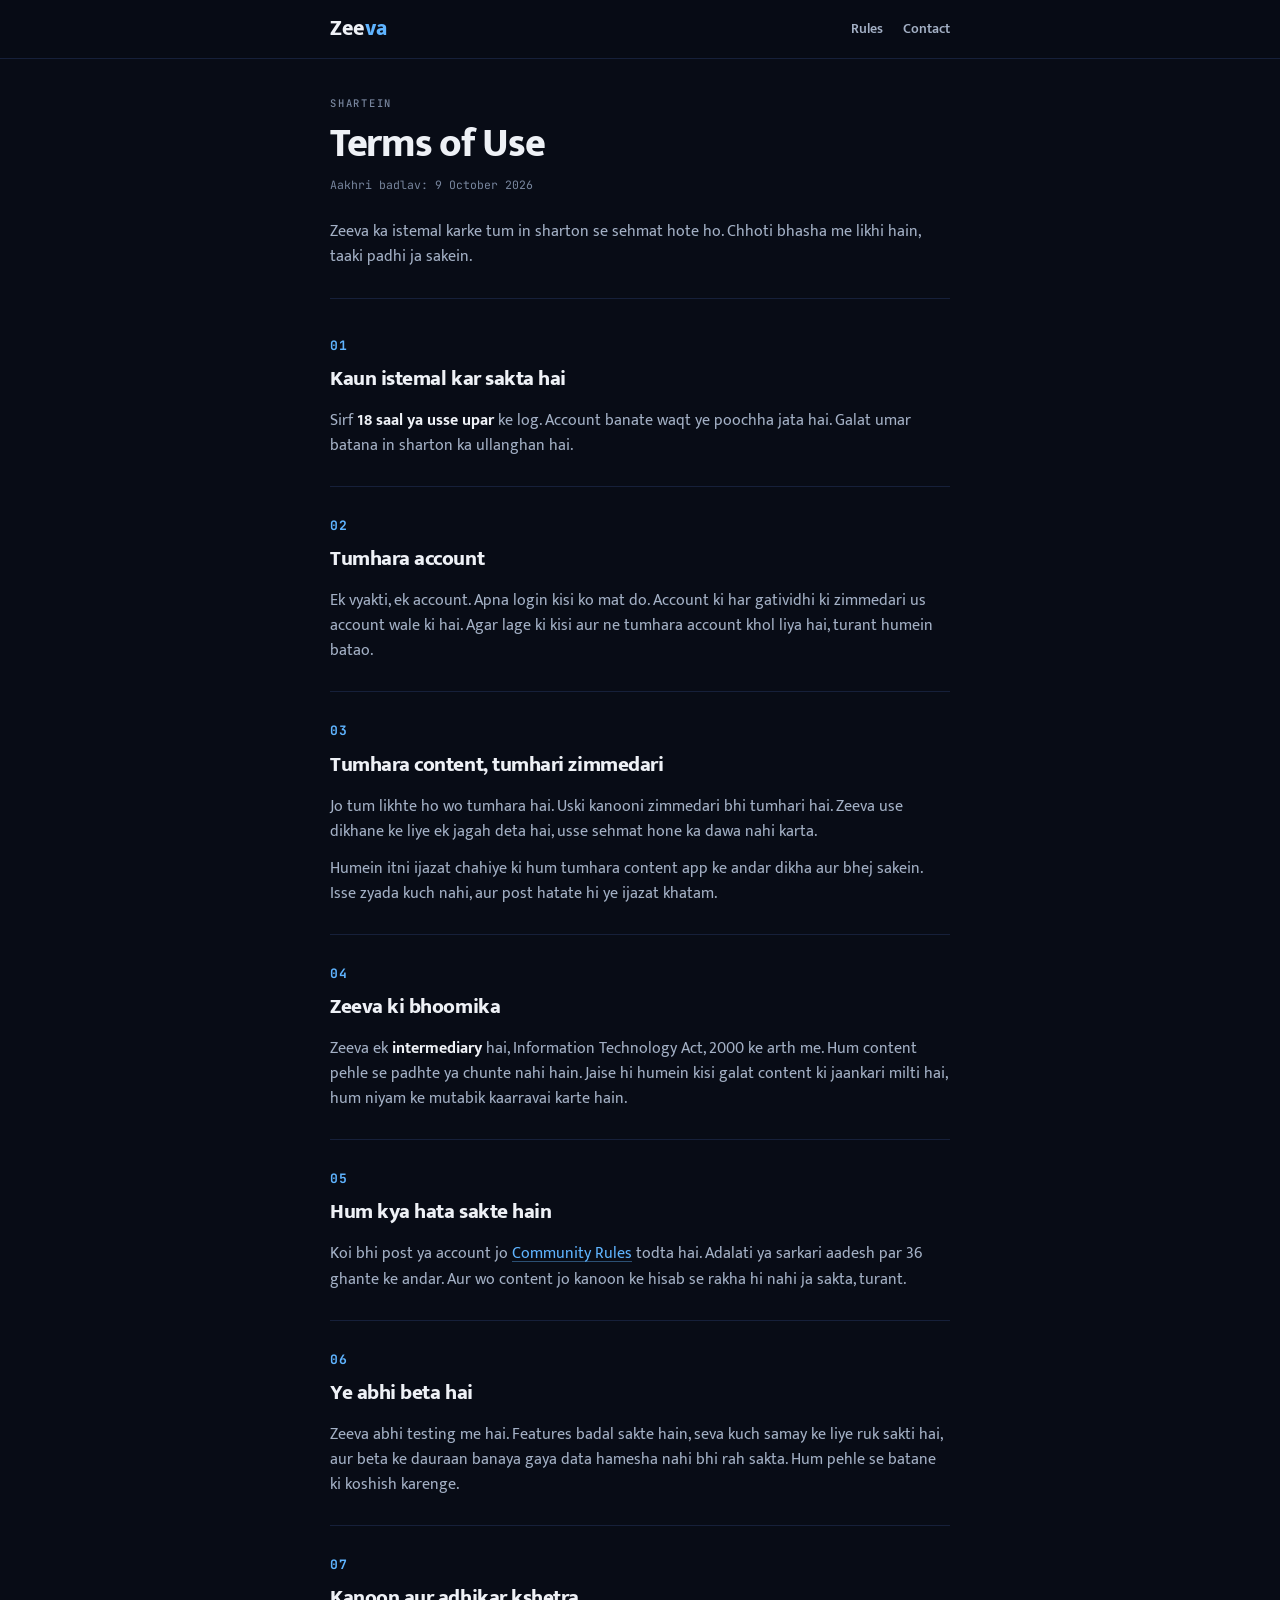
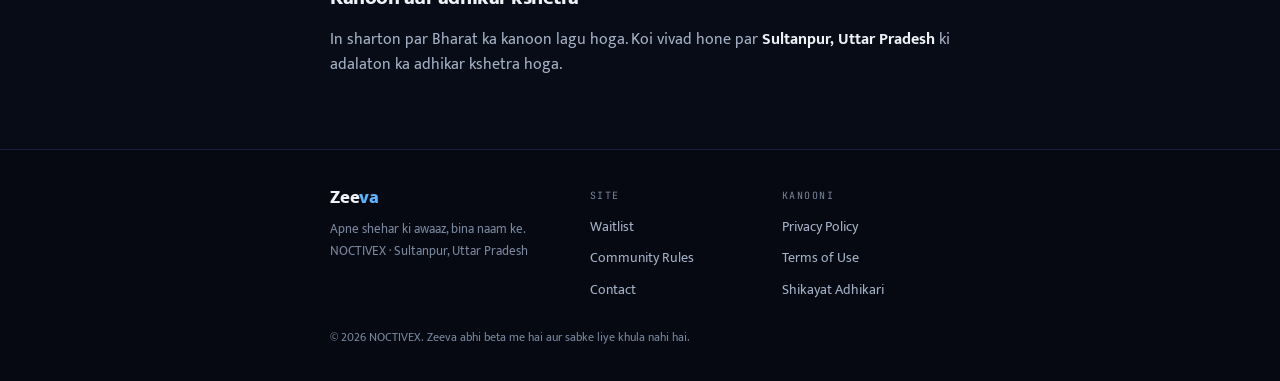
<file: terms.html>
<!doctype html>
<html lang="hi">
<head>
<meta charset="utf-8">
<meta name="viewport" content="width=device-width, initial-scale=1, viewport-fit=cover">
<meta name="description" content="Zeeva ke istemal ki shartein.">
<meta name="theme-color" content="#080c16">
<meta property="og:title" content="Terms of Use">
<meta property="og:description" content="Zeeva ke istemal ki shartein.">
<meta property="og:type" content="website">
<link rel="preconnect" href="https://fonts.googleapis.com">
<link rel="preconnect" href="https://fonts.gstatic.com" crossorigin>
<link rel="stylesheet" href="https://fonts.googleapis.com/css2?family=Mukta:wght@400;500;600;700;800&family=JetBrains+Mono:wght@400;500;700&display=swap">
<link rel="stylesheet" href="styles.css">
<title>Terms of Use</title>
</head>
<body>
<header class="shell-head">
  <div class="shell-head-in">
    <a class="mark" href="index.html">Zee<span>va</span></a>
    <nav class="mainnav">
      <a href="rules.html">Rules</a>
      <a href="contact.html">Contact</a>
    </nav>
  </div>
</header>
<main class="shell-main">
<div class="doc">
  <p class="kicker">Shartein</p>
  <h1 class="doc-title">Terms of Use</h1>
  <p class="doc-date">Aakhri badlav: 9 October 2026</p>
  <p class="doc-intro">Zeeva ka istemal karke tum in sharton se sehmat hote ho. Chhoti bhasha me likhi hain, taaki padhi ja sakein.</p>
  <section class="doc-sec">
    <span class="doc-num">01</span>
    <h2>Kaun istemal kar sakta hai</h2>
    <p>Sirf <b>18 saal ya usse upar</b> ke log. Account banate waqt ye poochha jata hai. Galat umar batana in sharton ka ullanghan hai.</p>
  </section>
  <section class="doc-sec">
    <span class="doc-num">02</span>
    <h2>Tumhara account</h2>
    <p>Ek vyakti, ek account. Apna login kisi ko mat do. Account ki har gatividhi ki zimmedari us account wale ki hai. Agar lage ki kisi aur ne tumhara account khol liya hai, turant humein batao.</p>
  </section>
  <section class="doc-sec">
    <span class="doc-num">03</span>
    <h2>Tumhara content, tumhari zimmedari</h2>
    <p>Jo tum likhte ho wo tumhara hai. Uski kanooni zimmedari bhi tumhari hai. Zeeva use dikhane ke liye ek jagah deta hai, usse sehmat hone ka dawa nahi karta.</p><p>Humein itni ijazat chahiye ki hum tumhara content app ke andar dikha aur bhej sakein. Isse zyada kuch nahi, aur post hatate hi ye ijazat khatam.</p>
  </section>
  <section class="doc-sec">
    <span class="doc-num">04</span>
    <h2>Zeeva ki bhoomika</h2>
    <p>Zeeva ek <b>intermediary</b> hai, Information Technology Act, 2000 ke arth me. Hum content pehle se padhte ya chunte nahi hain. Jaise hi humein kisi galat content ki jaankari milti hai, hum niyam ke mutabik kaarravai karte hain.</p>
  </section>
  <section class="doc-sec">
    <span class="doc-num">05</span>
    <h2>Hum kya hata sakte hain</h2>
    <p>Koi bhi post ya account jo <a href="rules.html">Community Rules</a> todta hai. Adalati ya sarkari aadesh par 36 ghante ke andar. Aur wo content jo kanoon ke hisab se rakha hi nahi ja sakta, turant.</p>
  </section>
  <section class="doc-sec">
    <span class="doc-num">06</span>
    <h2>Ye abhi beta hai</h2>
    <p>Zeeva abhi testing me hai. Features badal sakte hain, seva kuch samay ke liye ruk sakti hai, aur beta ke dauraan banaya gaya data hamesha nahi bhi rah sakta. Hum pehle se batane ki koshish karenge.</p>
  </section>
  <section class="doc-sec">
    <span class="doc-num">07</span>
    <h2>Kanoon aur adhikar kshetra</h2>
    <p>In sharton par Bharat ka kanoon lagu hoga. Koi vivad hone par <b>Sultanpur, Uttar Pradesh</b> ki adalaton ka adhikar kshetra hoga.</p>
  </section>
</div>
</main>
<footer class="shell-foot">
  <div class="foot-in">
    <div class="foot-brand">
      <div class="mark mark-sm">Zee<span>va</span></div>
      <p>Apne shehar ki awaaz, bina naam ke.<br>NOCTIVEX · Sultanpur, Uttar Pradesh</p>
    </div>
    <nav class="foot-nav">
      <span class="foot-label">Site</span>
      <a href="index.html">Waitlist</a>
      <a href="rules.html">Community Rules</a>
      <a href="contact.html">Contact</a>
    </nav>
    <nav class="foot-nav">
      <span class="foot-label">Kanooni</span>
      <a href="privacy.html">Privacy Policy</a>
      <a href="terms.html">Terms of Use</a>
      <a href="contact.html#grievance">Shikayat Adhikari</a>
    </nav>
  </div>
  <p class="foot-base">© 2026 NOCTIVEX. Zeeva abhi beta me hai aur sabke liye khula nahi hai.</p>
</footer>

</body>
</html>
</file>
<file: styles.css>
/* ===========================================================================
   Zeeva — waitlist site · look "Ginti"
   Ginti hi hero hai: bada mono number, uske neeche sab kuch. Baaki page shaant
   rehte hain taaki wo ek number sabse pehle dikhe. Sirf dark, app ki tarah.
   =========================================================================== */

:root {
  color-scheme: dark;
  padding: env(safe-area-inset-top, 0px) 0 env(safe-area-inset-bottom, 0px);

  --bg:        #080c16;
  --surface:   #0e1626;
  --surface-2: #131e33;
  --line:      #1e2b45;
  --hair:      #16203a;

  --fg:   #eef1f6;
  --fg-2: #a3b0c5;
  --fg-3: #78869e;

  --blue:  #5fb4ff;
  --green: #5fd3a4;
  --amber: #ffb340;
  --red:   #ff8a8a;

  --body: "Mukta", "Segoe UI", system-ui, -apple-system, sans-serif;
  --mono: "JetBrains Mono", ui-monospace, Menlo, "Courier New", monospace;

  --col: 660px;
}

* { box-sizing: border-box; }
[hidden] { display: none !important; }

body {
  margin: 0;
  background: var(--bg);
  color: var(--fg);
  font-family: var(--body);
  font-size: 16px;
  line-height: 1.62;
  -webkit-font-smoothing: antialiased;
}

a { color: var(--blue); text-decoration-color: rgba(95, 180, 255, .4); text-underline-offset: 3px; }
a:hover { text-decoration-color: var(--blue); }
:focus-visible { outline: 2px solid var(--blue); outline-offset: 3px; border-radius: 4px; }
code { font-family: var(--mono); font-size: .88em; color: var(--blue); }
b, strong { font-weight: 700; color: var(--fg); }
.sr { position: absolute; width: 1px; height: 1px; overflow: hidden; clip: rect(0 0 0 0); white-space: nowrap; }

/* ── shell ──────────────────────────────────────────────────────────────── */

.shell-head {
  position: sticky;
  top: env(safe-area-inset-top, 0px);
  z-index: 20;
  background: rgba(8, 12, 22, .9);
  backdrop-filter: blur(10px);
  -webkit-backdrop-filter: blur(10px);
  border-bottom: 1px solid var(--hair);
}
.shell-head-in {
  width: 100%; max-width: var(--col); margin: 0 auto;
  padding-inline: 20px;
  height: 58px;
  display: flex; align-items: center; justify-content: space-between; gap: 16px;
}
.mark {
  font-size: 22px; font-weight: 800; letter-spacing: -.012em;
  color: var(--fg); text-decoration: none; line-height: 1;
}
.mark span { color: var(--blue); }
.mark-sm { font-size: 19px; }

.mainnav { display: flex; gap: 20px; }
.mainnav a { font-size: 14px; font-weight: 600; color: var(--fg-2); text-decoration: none; }
.mainnav a:hover, .mainnav a.on { color: var(--fg); }

.shell-main {
  width: 100%; max-width: var(--col); margin: 0 auto;
  padding-inline: 20px;
  padding-block: 36px 72px;
}

/* ── shared ─────────────────────────────────────────────────────────────── */

.kicker {
  font-family: var(--mono);
  font-size: 10.5px; font-weight: 500;
  letter-spacing: .17em; text-transform: uppercase;
  color: var(--fg-3);
  margin: 0 0 10px;
}
.kicker-blue { color: var(--blue); }

.sec-title {
  font-size: clamp(23px, 5vw, 28px);
  font-weight: 800; line-height: 1.18; letter-spacing: -.022em;
  text-wrap: balance;
  margin: 0 0 20px;
}

.band { padding-block: 44px 0; }
.band + .band { border-top: 1px solid var(--hair); margin-top: 44px; padding-top: 44px; }
.band-note { margin: 20px 0 0; font-size: 14px; color: var(--fg-2); }

.prose { margin: 0 0 14px; font-size: 15.5px; color: var(--fg-2); max-width: 38em; }
.prose b { color: var(--fg); }
.link-arrow { font-weight: 700; text-decoration: none; }
.link-arrow::after { content: " \2192"; }

/* ── hero: the count ────────────────────────────────────────────────────── */

.live {
  display: inline-flex; align-items: center; gap: 8px;
  font-size: 12px; color: var(--fg-2);
}
.live-dot {
  width: 7px; height: 7px; border-radius: 4px; background: var(--green);
  box-shadow: 0 0 0 3px rgba(95, 211, 164, .16);
}

.count { margin-bottom: 18px; }
.count-n {
  display: block;
  font-family: var(--mono);
  font-size: clamp(52px, 16vw, 76px);
  font-weight: 700; line-height: .9; letter-spacing: -.035em;
  color: var(--blue);
  font-variant-numeric: tabular-nums;
  margin: 2px 0 8px;
}
.count-sub { margin: 0; font-size: 16px; line-height: 1.45; color: var(--fg-2); }
.count-sub b { color: var(--fg); }

.hero-title {
  font-size: clamp(31px, 8.2vw, 42px);
  font-weight: 800; line-height: 1.08; letter-spacing: -.03em;
  text-wrap: balance;
  margin: 0 0 14px;
}
.hero-lede { margin: 0 0 26px; font-size: 16.5px; line-height: 1.55; color: var(--fg-2); max-width: 33em; }
.hero-lede b { color: var(--fg); }

/* ── signup ─────────────────────────────────────────────────────────────── */

.join { margin-bottom: 14px; }
.join form { display: flex; flex-direction: column; gap: 10px; }
.join input[type="email"] {
  width: 100%; height: 52px; padding: 0 16px;
  border: 1px solid var(--line); border-radius: 13px;
  background: var(--surface); color: var(--fg);
  font: inherit; font-size: 15.5px;
}
.join input[type="email"]::placeholder { color: #5c6a85; }
.join input[type="email"]:focus-visible {
  outline: none; border-color: var(--blue);
  box-shadow: 0 0 0 3px rgba(95, 180, 255, .16);
}
.join button {
  width: 100%; height: 52px;
  border: 0; border-radius: 13px;
  background: var(--blue); color: #04131f;
  font-family: var(--body); font-size: 16px; font-weight: 700;
  cursor: pointer;
  transition: filter .12s ease, transform .12s ease;
}
.join button:hover { filter: brightness(1.07); }
.join button:active { transform: translateY(1px); }
.join button[disabled] { opacity: .6; cursor: default; }
.join-fine { margin: 12px 0 0; font-size: 12.5px; line-height: 1.55; color: var(--fg-3); text-align: center; }
.join-err { margin: 12px 0 0; font-size: 13.5px; color: var(--red); text-align: center; }

.done { border: 1px solid rgba(95, 211, 164, .4); background: rgba(95, 211, 164, .06); border-radius: 16px; padding: 20px 18px; }
.done-tick {
  width: 36px; height: 36px; border-radius: 18px;
  background: rgba(95, 211, 164, .15); color: var(--green);
  display: inline-flex; align-items: center; justify-content: center;
  margin-bottom: 12px;
}
.done h2 { margin: 0 0 5px; font-size: 22px; font-weight: 800; letter-spacing: -.02em; }
.done p { margin: 0; font-size: 14.5px; color: var(--fg-2); }
.idcard { margin-top: 15px; border: 1px dashed var(--line); border-radius: 12px; padding: 12px 14px; }
.idcard-label {
  display: block; font-family: var(--mono);
  font-size: 10px; letter-spacing: .14em; text-transform: uppercase;
  color: var(--fg-3); margin-bottom: 4px;
}
.idcard b { font-family: var(--mono); font-size: 20px; font-weight: 700; color: var(--blue); }

/* ── recent joins ───────────────────────────────────────────────────────── */

.recent { border: 1px solid var(--line); border-radius: 15px; background: var(--surface); overflow: hidden; }
.recent-row {
  display: flex; align-items: center; justify-content: space-between; gap: 12px;
  padding: 11px 15px;
  font-size: 13.5px;
}
.recent-row + .recent-row { border-top: 1px solid var(--hair); }
.recent-row span:first-child { color: var(--fg-2); }
.recent-row time { font-family: var(--mono); font-size: 12px; color: var(--blue); }

/* ── sample post ────────────────────────────────────────────────────────── */

.post { border: 1px solid var(--line); border-radius: 16px; background: var(--surface); padding: 14px 16px 12px; }
.post-head { display: flex; align-items: baseline; justify-content: space-between; gap: 12px; margin-bottom: 8px; }
.pid { font-family: var(--mono); font-size: 12.5px; font-weight: 500; color: var(--blue); }
.post-when { font-size: 11.5px; color: var(--fg-3); white-space: nowrap; }
.post p { margin: 0 0 10px; font-size: 15px; line-height: 1.5; }
.post-react { display: flex; gap: 18px; font-size: 12px; color: var(--fg-3); font-variant-numeric: tabular-nums; }

/* ── numbered rows ──────────────────────────────────────────────────────── */

.rows { display: flex; flex-direction: column; gap: 24px; }
.row { display: flex; gap: 16px; }
.row-num {
  flex: 0 0 auto; width: 26px;
  font-family: var(--mono); font-size: 13px; font-weight: 700;
  color: var(--blue); padding-top: 4px;
}
.row-body { min-width: 0; }
.row-body h3 { margin: 0 0 4px; font-size: 16.5px; font-weight: 700; letter-spacing: -.012em; }
.row-body p { margin: 0; font-size: 14.5px; color: var(--fg-2); }

/* ── allowed / not allowed ──────────────────────────────────────────────── */

.split { display: grid; grid-template-columns: 1fr; gap: 22px; }
@media (min-width: 620px) { .split { grid-template-columns: 1fr 1fr; gap: 28px; } }
.split-col { min-width: 0; }
.split-head {
  font-family: var(--mono);
  font-size: 10.5px; letter-spacing: .15em; text-transform: uppercase;
  margin: 0 0 12px; padding-bottom: 9px; border-bottom: 1px solid var(--hair);
}
.split-head-good { color: var(--green); }
.split-head-bad { color: var(--red); }

.tick-list, .cross-list, .dot-list {
  margin: 0; padding: 0; list-style: none;
  display: flex; flex-direction: column; gap: 10px;
}
.tick-list li, .cross-list li, .dot-list li {
  position: relative; padding-left: 24px;
  font-size: 14.5px; line-height: 1.52; color: var(--fg-2);
}
.tick-list li::before, .cross-list li::before, .dot-list li::before {
  position: absolute; left: 0; top: 0;
  font-family: var(--mono); font-size: 12px; font-weight: 700; line-height: 1.85;
}
.tick-list li::before { content: "\2713"; color: var(--green); }
.cross-list li::before { content: "\2715"; color: var(--red); }
.dot-list li::before { content: "\2014"; color: var(--fg-3); }

/* ── document pages ─────────────────────────────────────────────────────── */

.doc { max-width: 40em; }
.doc-title {
  font-size: clamp(30px, 7.5vw, 40px);
  font-weight: 800; line-height: 1.1; letter-spacing: -.032em;
  text-wrap: balance;
  margin: 0 0 10px;
}
.doc-date { font-family: var(--mono); font-size: 11.5px; color: var(--fg-3); margin: 0 0 24px; }
.doc-intro {
  font-size: 16px; line-height: 1.6; color: var(--fg-2);
  margin: 0 0 8px; padding-bottom: 28px; border-bottom: 1px solid var(--hair);
}
.doc-sec { padding-block: 28px 0; }
.doc-sec + .doc-sec { border-top: 1px solid var(--hair); margin-top: 28px; }
.doc-num {
  display: block;
  font-family: var(--mono); font-size: 13px; font-weight: 700;
  letter-spacing: .06em; color: var(--blue);
  margin-bottom: 6px;
}
.doc-sec h2 {
  font-size: 21px; font-weight: 800; letter-spacing: -.022em;
  margin: 0 0 12px;
}
.doc-sec p { margin: 0 0 12px; font-size: 15.5px; color: var(--fg-2); }
.doc-sec p:last-child { margin-bottom: 0; }
.doc-sec ul { margin: 0 0 14px; }

.callout {
  border-left: 3px solid var(--green);
  background: rgba(95, 211, 164, .06);
  border-radius: 0 12px 12px 0;
  padding: 14px 16px; margin: 0 0 14px;
}
.callout p { margin: 0; color: var(--fg); font-size: 15px; }
.callout-warn { border-left-color: var(--amber); background: rgba(255, 179, 64, .06); }

/* ── cards (contact) ────────────────────────────────────────────────────── */

.card { background: var(--surface); border: 1px solid var(--line); border-radius: 16px; padding: 20px; }
.card-accent { border-color: rgba(95, 180, 255, .4); background: var(--surface-2); }
.card-label {
  font-family: var(--mono);
  font-size: 10.5px; letter-spacing: .15em; text-transform: uppercase;
  color: var(--fg-3); margin: 0 0 14px;
}
.card-text { margin: 0 0 10px; font-size: 14.5px; color: var(--fg-2); }
.card-note {
  margin: 16px 0 0; padding-top: 14px; border-top: 1px solid var(--hair);
  font-size: 12.5px; line-height: 1.6; color: var(--fg-3);
}
.cards-2 { display: grid; grid-template-columns: 1fr; gap: 12px; margin-top: 12px; }
@media (min-width: 620px) { .cards-2 { grid-template-columns: 1fr 1fr; } }

.pairs { margin: 0; display: flex; flex-direction: column; gap: 12px; }
.pairs > div { display: grid; grid-template-columns: 74px 1fr; gap: 12px; align-items: baseline; }
.pairs dt {
  font-family: var(--mono);
  font-size: 11px; letter-spacing: .08em; text-transform: uppercase;
  color: var(--fg-3);
}
.pairs dd { margin: 0; font-size: 15px; line-height: 1.5; }

.mono { font-family: var(--mono); font-size: 14px; color: var(--blue); word-break: break-all; }
.copyable { user-select: all; }
.copy-btn {
  margin-left: 9px; height: 28px; padding: 0 11px;
  background: transparent; color: var(--fg-2);
  border: 1px solid var(--line); border-radius: 9px;
  font-family: var(--body); font-size: 12px; font-weight: 600;
  cursor: pointer; vertical-align: middle;
}
.copy-btn:hover { color: var(--fg); border-color: var(--blue); }

/* ── 404 ────────────────────────────────────────────────────────────────── */

.nf { padding-block: 24px 0; max-width: 34em; }
.btn-ghost {
  display: inline-block; margin-top: 8px; padding: 12px 20px;
  border: 1px solid var(--line); border-radius: 12px;
  font-size: 14.5px; font-weight: 700; text-decoration: none; color: var(--fg);
}
.btn-ghost:hover { border-color: var(--blue); }

/* ── footer ─────────────────────────────────────────────────────────────── */

.shell-foot { border-top: 1px solid var(--hair); background: #060911; }
.foot-in {
  width: 100%; max-width: var(--col); margin: 0 auto;
  padding-inline: 20px; padding-block: 38px 26px;
  display: grid; grid-template-columns: 1fr; gap: 28px;
}
@media (min-width: 620px) { .foot-in { grid-template-columns: 1.4fr 1fr 1fr; gap: 24px; } }
.foot-brand p { margin: 12px 0 0; font-size: 13px; line-height: 1.65; color: var(--fg-3); }
.foot-nav { display: flex; flex-direction: column; gap: 9px; align-items: flex-start; }
.foot-nav a { font-size: 14px; color: var(--fg-2); text-decoration: none; }
.foot-nav a:hover { color: var(--fg); }
.foot-label {
  font-family: var(--mono);
  font-size: 10px; letter-spacing: .15em; text-transform: uppercase;
  color: var(--fg-3); margin-bottom: 2px;
}
.foot-base {
  max-width: var(--col); margin: 0 auto;
  padding-inline: 20px; padding-block: 0 34px;
  font-size: 12px; color: var(--fg-3);
}

@media (prefers-reduced-motion: reduce) {
  * { transition-duration: .01ms !important; animation-duration: .01ms !important; }
}
</file>
